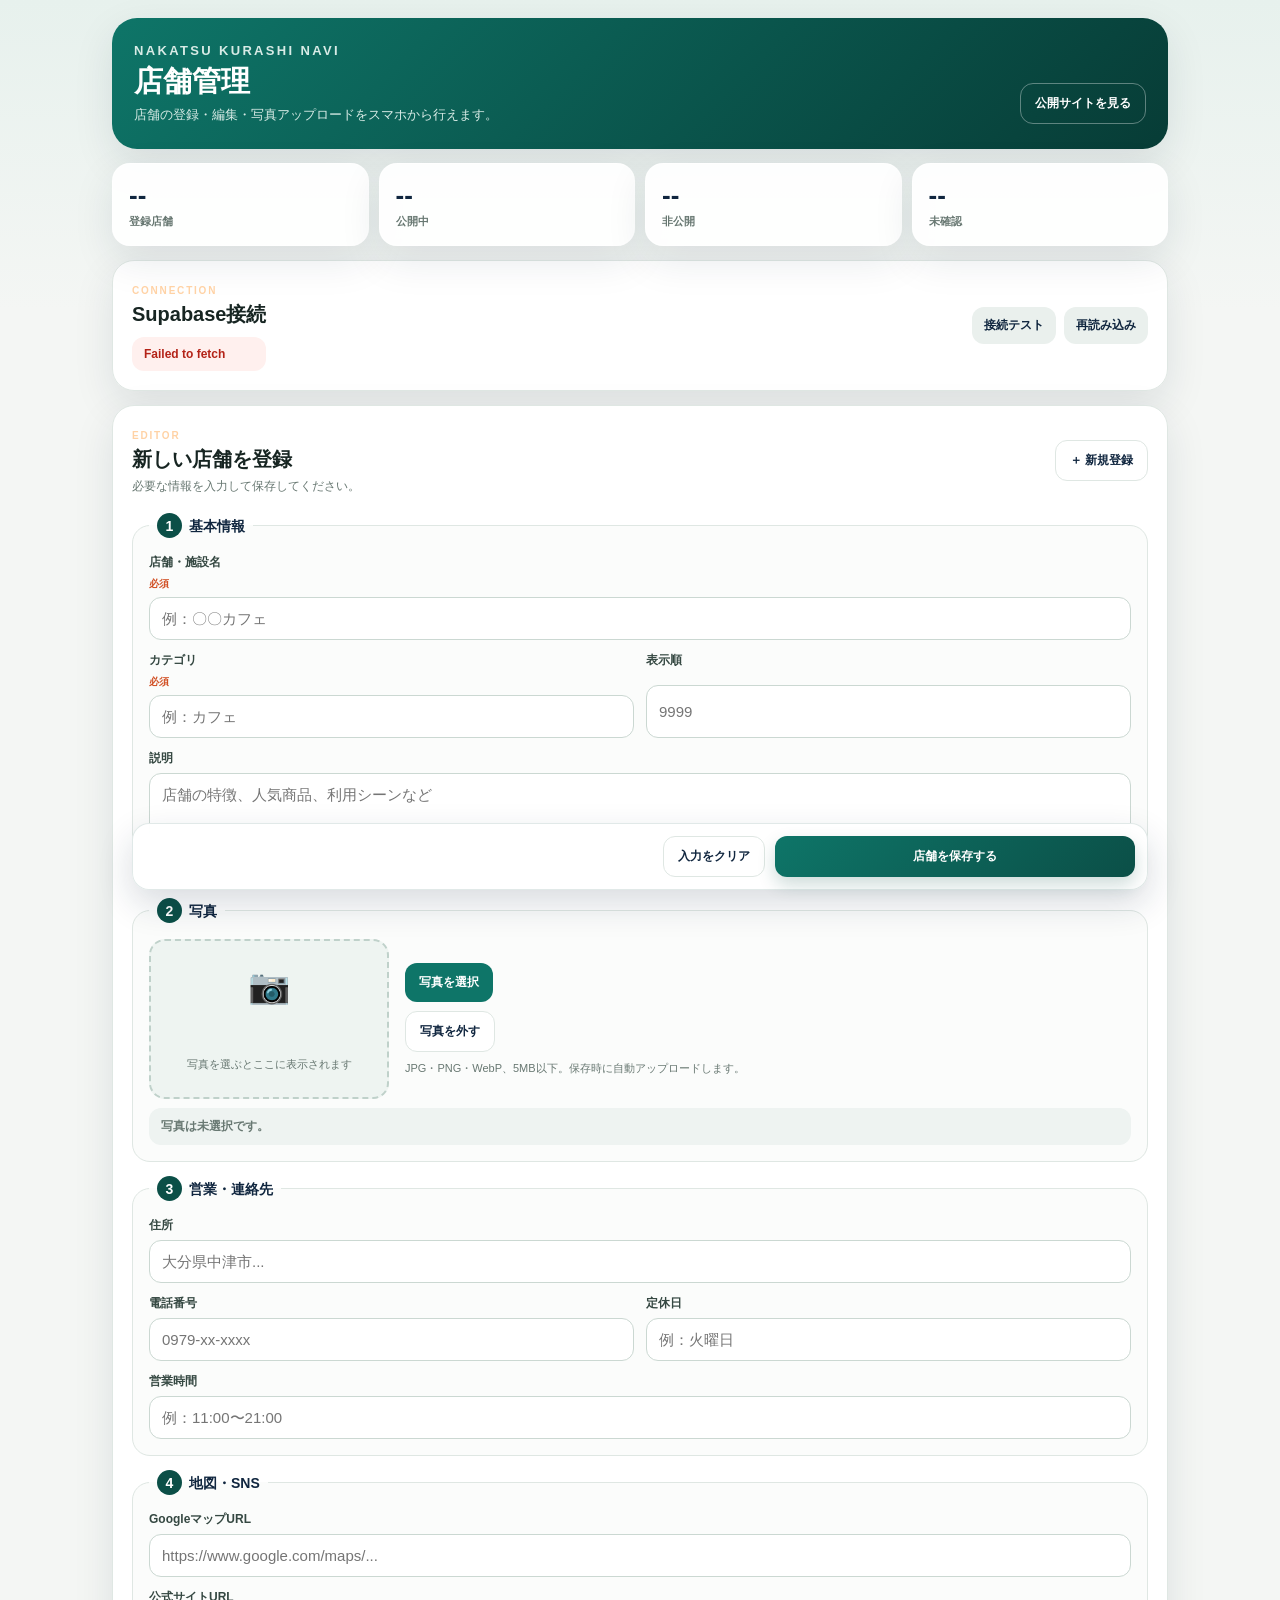
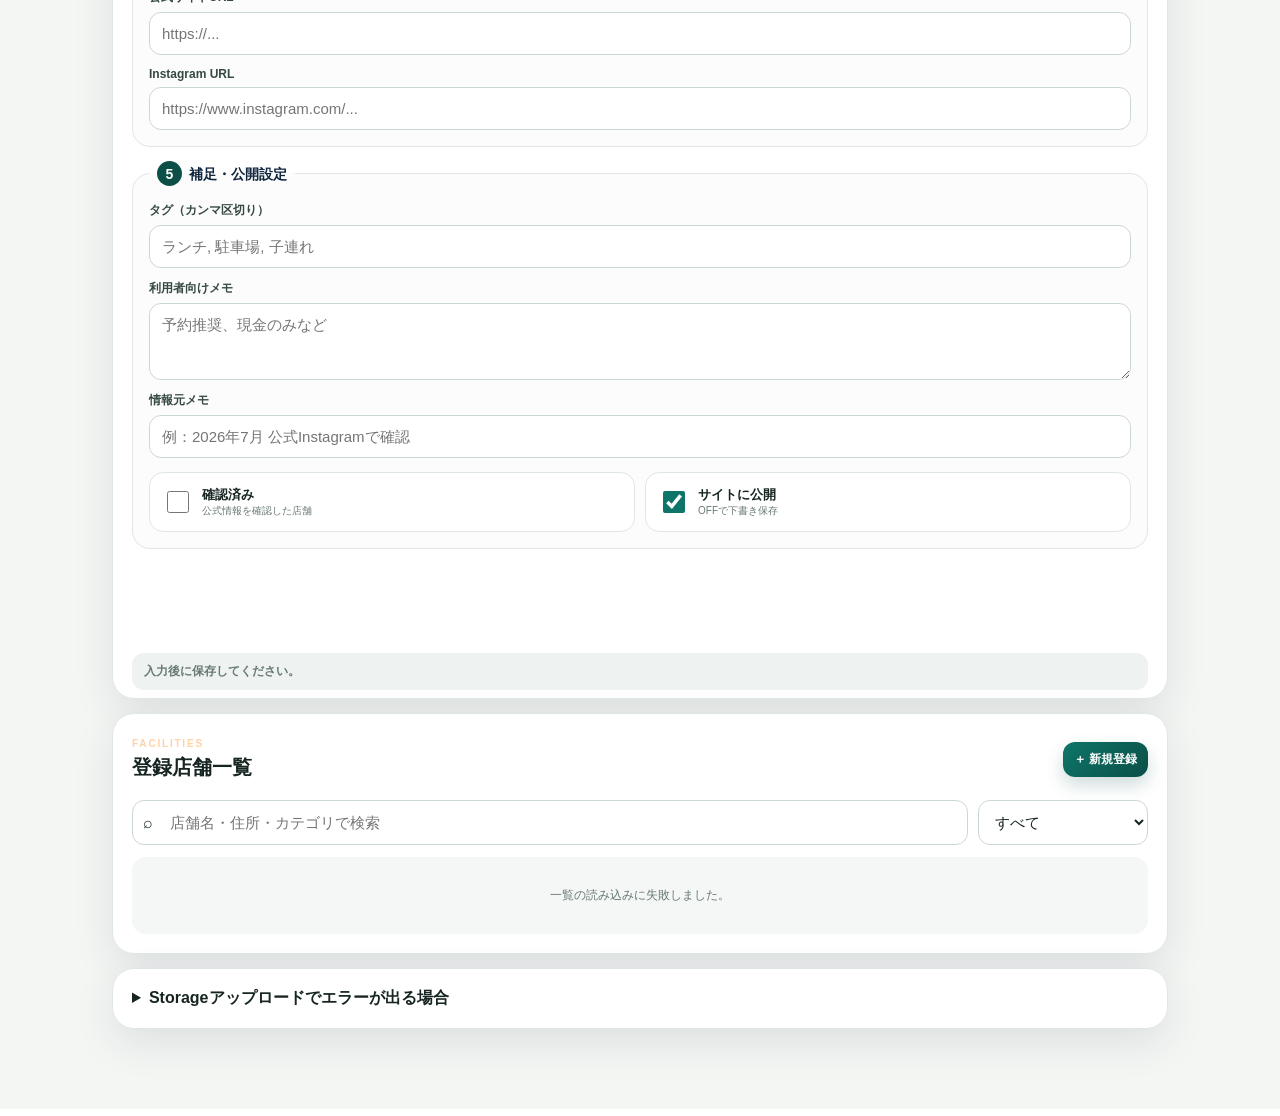
<file: admin.html>
<!DOCTYPE html>
<html lang="ja">
<head>
<meta charset="UTF-8">
<meta name="viewport" content="width=device-width, initial-scale=1.0">
<title>中津くらしナビ 店舗管理</title>
<meta name="robots" content="noindex,nofollow">
<meta name="theme-color" content="#0b4f47">
<link rel="stylesheet" href="admin.css?v=2">
</head>
<body>
<main class="admin-app">
  <header class="admin-header">
    <div>
      <p class="admin-kicker">NAKATSU KURASHI NAVI</p>
      <h1>店舗管理</h1>
      <p>店舗の登録・編集・写真アップロードをスマホから行えます。</p>
    </div>
    <a href="index.html" class="site-link">公開サイトを見る</a>
  </header>

  <section class="summary-grid" aria-label="登録状況">
    <article><strong id="totalCount">--</strong><span>登録店舗</span></article>
    <article><strong id="publishedCount">--</strong><span>公開中</span></article>
    <article><strong id="hiddenCount">--</strong><span>非公開</span></article>
    <article><strong id="unverifiedCount">--</strong><span>未確認</span></article>
  </section>

  <section class="admin-card connection-card">
    <div>
      <span class="section-label">CONNECTION</span>
      <h2>Supabase接続</h2>
      <p id="connectionStatus" class="status">確認中...</p>
    </div>
    <div class="admin-actions compact">
      <button type="button" id="testConnectionBtn">接続テスト</button>
      <button type="button" id="reloadBtn">再読み込み</button>
    </div>
  </section>

  <section class="admin-card form-card" id="editSection">
    <div class="card-heading">
      <div>
        <span class="section-label">EDITOR</span>
        <h2 id="formTitle">新しい店舗を登録</h2>
        <p id="editModeText">必要な情報を入力して保存してください。</p>
      </div>
      <button type="button" id="newBtn" class="outline-btn">＋ 新規登録</button>
    </div>

    <form id="facilityForm" class="facility-form">
      <input type="hidden" id="dbId">
      <input type="hidden" id="imageUrl">

      <fieldset>
        <legend><span>1</span>基本情報</legend>
        <div class="form-grid">
          <label class="full">
            店舗・施設名 <em>必須</em>
            <input type="text" id="name" required placeholder="例：〇〇カフェ">
          </label>

          <label>
            カテゴリ <em>必須</em>
            <input type="text" id="category" required list="categoryList" placeholder="例：カフェ">
          </label>

          <label>
            表示順
            <input type="number" id="sortOrder" inputmode="numeric" placeholder="9999">
          </label>

          <label class="full">
            説明
            <textarea id="description" rows="4" placeholder="店舗の特徴、人気商品、利用シーンなど"></textarea>
          </label>
        </div>
      </fieldset>

      <datalist id="categoryList">
        <option value="市役所・手続き"><option value="病院・歯医者">
        <option value="薬局"><option value="ATM・銀行">
        <option value="コインランドリー"><option value="安いご飯">
        <option value="弁当・惣菜"><option value="雨の日に行ける場所">
        <option value="釣り場"><option value="困った時の相談先">
        <option value="居酒屋"><option value="カフェ"><option value="ラーメン">
        <option value="焼肉・寿司"><option value="ホテル"><option value="美容">
        <option value="車・整備"><option value="観光"><option value="スーパー">
      </datalist>

      <fieldset>
        <legend><span>2</span>写真</legend>
        <div class="photo-uploader">
          <div class="photo-preview" id="photoPreview">
            <span>📷</span>
            <p>写真を選ぶとここに表示されます</p>
          </div>
          <div class="photo-controls">
            <label class="file-button">
              写真を選択
              <input type="file" id="photoFile" accept="image/jpeg,image/png,image/webp" hidden>
            </label>
            <button type="button" id="removePhotoBtn" class="outline-btn">写真を外す</button>
            <small>JPG・PNG・WebP、5MB以下。保存時に自動アップロードします。</small>
          </div>
        </div>
        <p id="uploadStatus" class="status muted">写真は未選択です。</p>
      </fieldset>

      <fieldset>
        <legend><span>3</span>営業・連絡先</legend>
        <div class="form-grid">
          <label class="full">
            住所
            <input type="text" id="address" placeholder="大分県中津市...">
          </label>
          <label>
            電話番号
            <input type="tel" id="phone" inputmode="tel" placeholder="0979-xx-xxxx">
          </label>
          <label>
            定休日
            <input type="text" id="closed" placeholder="例：火曜日">
          </label>
          <label class="full">
            営業時間
            <input type="text" id="hours" placeholder="例：11:00〜21:00">
          </label>
        </div>
      </fieldset>

      <fieldset>
        <legend><span>4</span>地図・SNS</legend>
        <div class="form-grid">
          <label class="full">
            GoogleマップURL
            <input type="url" id="mapUrl" placeholder="https://www.google.com/maps/...">
          </label>
          <label class="full">
            公式サイトURL
            <input type="url" id="officialUrl" placeholder="https://...">
          </label>
          <label class="full">
            Instagram URL
            <input type="url" id="instagram" placeholder="https://www.instagram.com/...">
          </label>
        </div>
      </fieldset>

      <fieldset>
        <legend><span>5</span>補足・公開設定</legend>
        <div class="form-grid">
          <label class="full">
            タグ（カンマ区切り）
            <input type="text" id="tags" placeholder="ランチ, 駐車場, 子連れ">
          </label>
          <label class="full">
            利用者向けメモ
            <textarea id="memo" rows="3" placeholder="予約推奨、現金のみなど"></textarea>
          </label>
          <label class="full">
            情報元メモ
            <input type="text" id="sourceMemo" placeholder="例：2026年7月 公式Instagramで確認">
          </label>
        </div>

        <div class="check-row">
          <label><input type="checkbox" id="verified"><span><strong>確認済み</strong><small>公式情報を確認した店舗</small></span></label>
          <label><input type="checkbox" id="isPublished" checked><span><strong>サイトに公開</strong><small>OFFで下書き保存</small></span></label>
        </div>
      </fieldset>

      <div class="sticky-save">
        <button type="button" id="clearBtn" class="outline-btn">入力をクリア</button>
        <button type="submit" id="saveBtn" class="primary-btn">店舗を保存する</button>
      </div>
      <p id="saveStatus" class="status muted">入力後に保存してください。</p>
    </form>
  </section>

  <section class="admin-card">
    <div class="card-heading list-heading">
      <div>
        <span class="section-label">FACILITIES</span>
        <h2>登録店舗一覧</h2>
      </div>
      <button type="button" id="scrollToFormBtn" class="primary-btn small-btn">＋ 新規登録</button>
    </div>

    <div class="list-tools">
      <label class="search-box">
        <span>⌕</span>
        <input type="search" id="facilitySearch" placeholder="店舗名・住所・カテゴリで検索">
      </label>
      <select id="publishFilter" aria-label="公開状態で絞り込み">
        <option value="all">すべて</option>
        <option value="published">公開中</option>
        <option value="hidden">非公開</option>
        <option value="unverified">未確認</option>
      </select>
    </div>

    <p id="listResultText" class="small"></p>
    <div id="facilityList" class="facility-list"></div>
  </section>

  <details class="admin-card setup-details">
    <summary>Storageアップロードでエラーが出る場合</summary>
    <p>SupabaseのStorage Policiesで、<code>shop-photos</code>へのINSERTを許可する必要があります。現状はログインなしの試験運用用です。本運用前に管理者ログインを追加してください。</p>
  </details>
</main>

<div class="toast" id="toast"></div>
<script src="supabase-config.js?v=3"></script>
<script src="admin.js?v=7"></script>
</body>
</html>
</file>
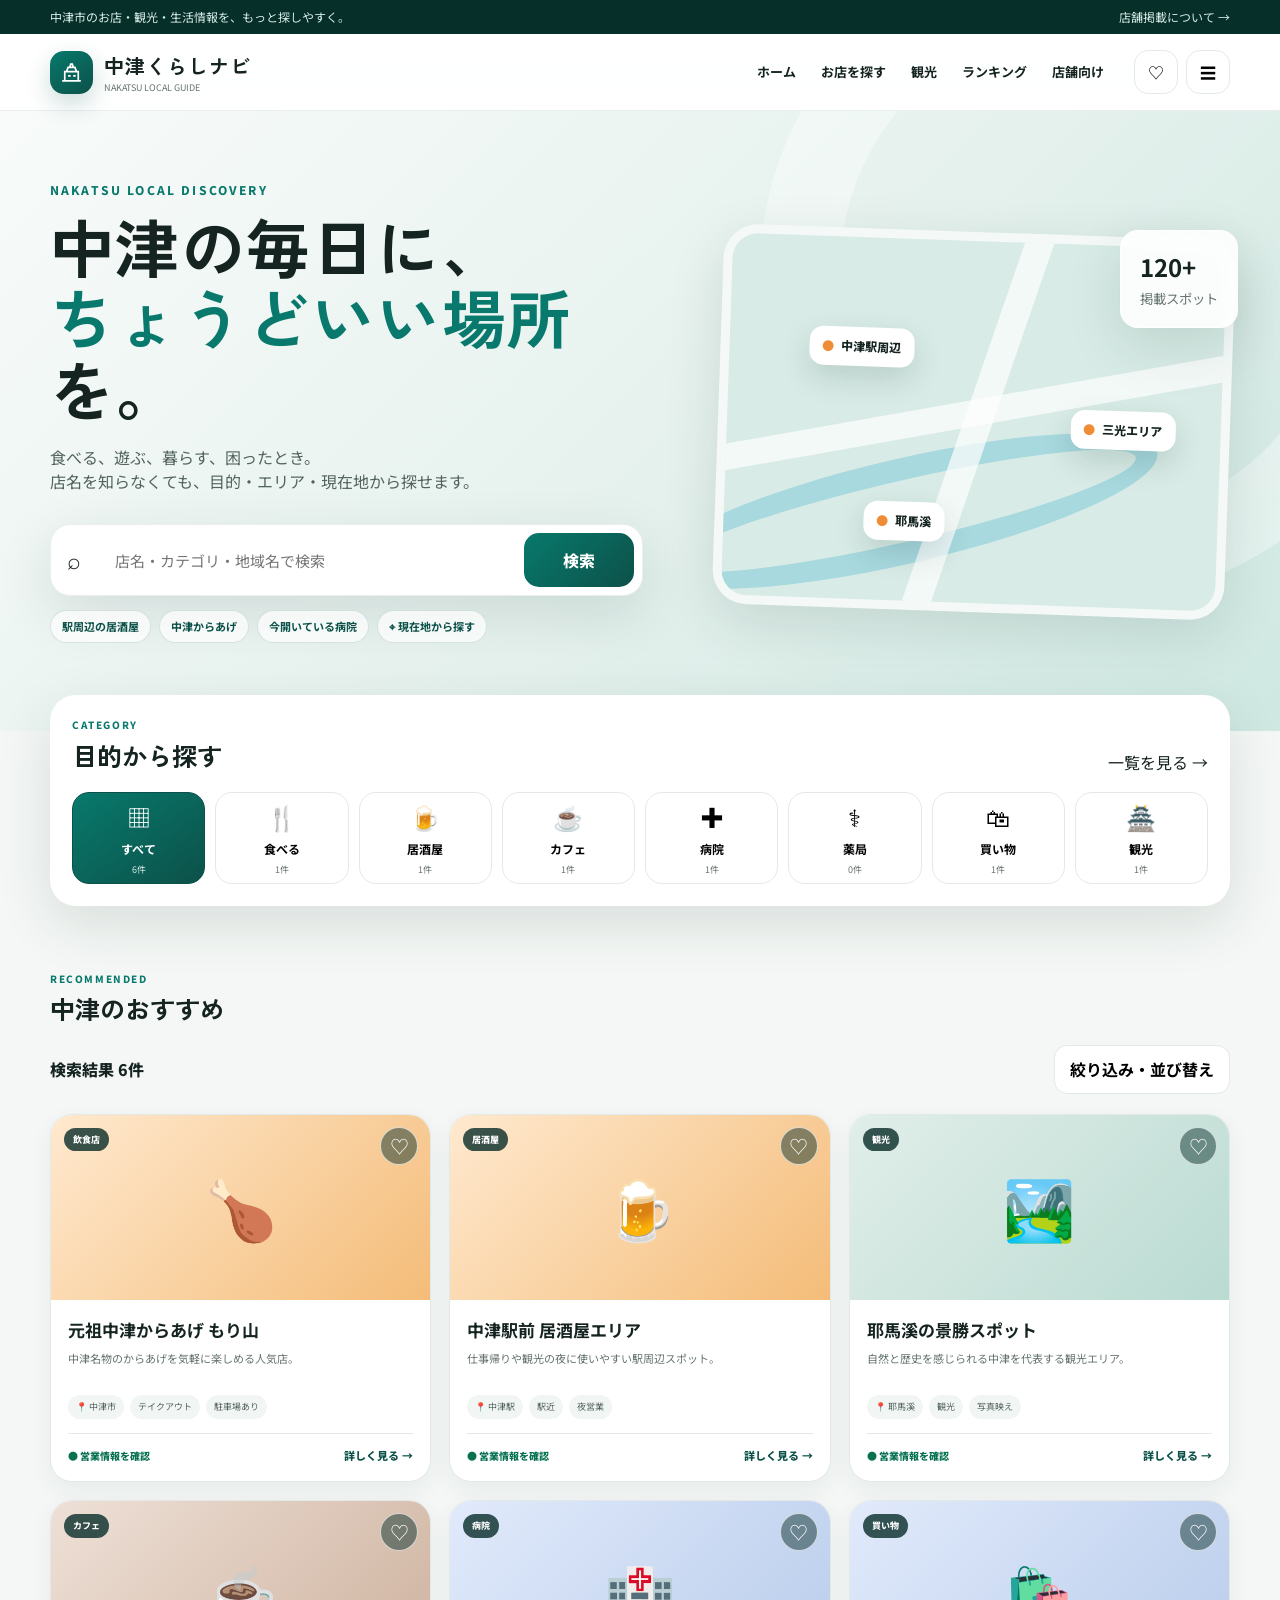
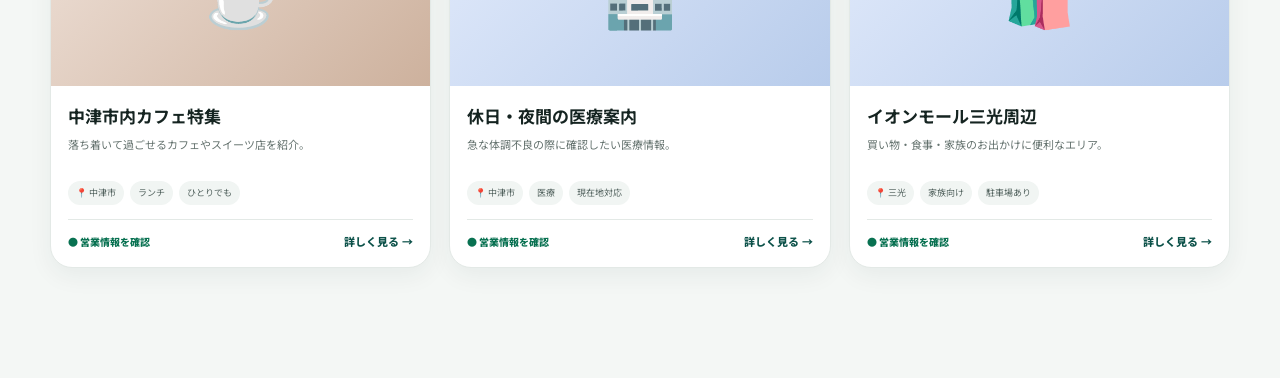
<file: nakatsu-kurashi-navi-ui-v3.html>
<!doctype html>
<html lang="ja">
<head>
<meta charset="utf-8">
<meta name="viewport" content="width=device-width,initial-scale=1,viewport-fit=cover">
<title>中津くらしナビ｜本格UI版</title>
<meta name="description" content="中津市のお店・観光・暮らしを目的や現在地から探せる地域情報サイト">
<meta name="theme-color" content="#082c28">
<link rel="preconnect" href="https://fonts.googleapis.com">
<link rel="preconnect" href="https://fonts.gstatic.com" crossorigin>
<link href="https://fonts.googleapis.com/css2?family=Noto+Sans+JP:wght@400;500;600;700;800&family=Zen+Kaku+Gothic+New:wght@700;900&display=swap" rel="stylesheet">
<style>
:root{--ink:#152421;--muted:#65736f;--line:#e3e9e6;--paper:#f4f7f5;--white:#fff;--green:#0c5149;--green2:#08796c;--orange:#ef8c36;--shadow:0 18px 55px rgba(18,49,43,.12)}*{box-sizing:border-box}html{scroll-behavior:smooth}body{margin:0;color:var(--ink);background:var(--paper);font-family:"Noto Sans JP",sans-serif;line-height:1.55}a{color:inherit;text-decoration:none}button,input{font:inherit}.shell{width:min(1180px,calc(100% - 36px));margin:auto}.topbar{background:#062f2a;color:#d8ebe6;font-size:12px}.topbar .shell{min-height:34px;display:flex;align-items:center;justify-content:space-between}.header{position:sticky;top:0;z-index:50;border-bottom:1px solid rgba(8,44,40,.08);background:rgba(255,255,255,.91);backdrop-filter:blur(18px)}.header-in{height:76px;display:flex;align-items:center;gap:30px}.brand{display:flex;align-items:center;gap:11px;min-width:max-content}.brandmark{width:43px;height:43px;display:grid;place-items:center;border-radius:14px;color:white;background:linear-gradient(145deg,var(--green2),var(--green));box-shadow:0 10px 25px rgba(12,81,73,.2)}.brandmark svg{width:27px;fill:none;stroke:currentColor;stroke-width:2}.brand strong{display:block;font-family:"Zen Kaku Gothic New";font-size:20px;letter-spacing:.05em}.brand small{display:block;color:var(--muted);font-size:9px}.nav{display:flex;gap:25px;margin-left:auto}.nav a{font-size:13px;font-weight:700}.header-actions{display:flex;gap:8px}.round-btn{width:44px;height:44px;border:1px solid var(--line);border-radius:14px;background:white;cursor:pointer}.hero{position:relative;overflow:hidden;padding:70px 0 88px;background:linear-gradient(135deg,#f8fbfa 0%,#e5f1ed 55%,#cfe8e2 100%)}.hero:after{content:"";position:absolute;width:500px;height:500px;border:80px solid rgba(255,255,255,.35);border-radius:50%;right:-140px;top:-170px}.hero-grid{position:relative;z-index:2;display:grid;grid-template-columns:1.05fr .95fr;gap:50px;align-items:center}.eyebrow{margin:0 0 10px;color:var(--green2);font-size:12px;font-weight:800;letter-spacing:.18em}.hero h1{margin:0;font-family:"Zen Kaku Gothic New";font-size:clamp(40px,5vw,68px);line-height:1.12;letter-spacing:.02em}.hero h1 em{color:var(--green2);font-style:normal}.lead{margin:20px 0 0;color:#52635f;font-size:16px}.searchbox{display:grid;grid-template-columns:38px 1fr 110px;align-items:center;gap:8px;margin-top:30px;padding:8px 8px 8px 16px;border:1px solid rgba(8,44,40,.08);border-radius:20px;background:white;box-shadow:var(--shadow)}.searchbox span{font-size:23px}.searchbox input{height:54px;border:0;outline:0;font-size:15px}.searchbox button{height:54px;border:0;border-radius:15px;color:white;background:linear-gradient(135deg,var(--green2),var(--green));font-weight:800;cursor:pointer}.quick{display:flex;flex-wrap:wrap;gap:8px;margin-top:14px}.quick button{padding:7px 11px;border:1px solid rgba(12,81,73,.14);border-radius:999px;color:var(--green);background:rgba(255,255,255,.7);font-size:11px;font-weight:700;cursor:pointer}.visual{position:relative;min-height:400px}.map-card{position:absolute;inset:20px 0 0 25px;overflow:hidden;border:9px solid rgba(255,255,255,.72);border-radius:34px;background:#d8ebe6;box-shadow:var(--shadow);transform:rotate(2deg)}.map-card:before,.map-card:after{content:"";position:absolute;background:white;opacity:.7}.map-card:before{width:130%;height:26px;left:-15%;top:44%;transform:rotate(-12deg)}.map-card:after{width:28px;height:130%;left:48%;top:-15%;transform:rotate(17deg)}.river{position:absolute;width:520px;height:105px;left:-80px;top:220px;border:22px solid #a7d9df;border-radius:50%;transform:rotate(-15deg)}.pin{position:absolute;z-index:3;padding:10px 13px;border-radius:14px;background:white;box-shadow:0 12px 30px rgba(18,49,43,.15);font-size:12px;font-weight:800}.pin:before{content:"●";margin-right:7px;color:var(--orange)}.pin1{left:80px;top:90px}.pin2{right:45px;top:165px}.pin3{left:140px;bottom:60px}.stat{position:absolute;z-index:5;right:-8px;top:18px;padding:17px 19px;border:1px solid rgba(255,255,255,.7);border-radius:18px;background:rgba(255,255,255,.88);box-shadow:var(--shadow);backdrop-filter:blur(10px)}.stat strong{display:block;font-size:24px}.stat small{color:var(--muted)}.category-wrap{position:relative;z-index:10;margin-top:-36px}.category-panel{padding:22px;border-radius:26px;background:white;box-shadow:var(--shadow)}.section-head{display:flex;align-items:end;justify-content:space-between;gap:15px;margin-bottom:17px}.section-head h2{margin:0;font-family:"Zen Kaku Gothic New";font-size:25px}.section-head p{margin:0 0 3px;color:var(--green2);font-size:10px;font-weight:800;letter-spacing:.16em}.category-list{display:grid;grid-template-columns:repeat(8,1fr);gap:10px}.cat{min-height:92px;display:flex;flex-direction:column;align-items:center;justify-content:center;gap:5px;border:1px solid var(--line);border-radius:17px;background:white;cursor:pointer}.cat span{font-size:24px}.cat strong{font-size:12px}.cat small{color:var(--muted);font-size:9px}.cat.active{color:white;border-color:var(--green);background:linear-gradient(145deg,var(--green2),var(--green))}.cat.active small{color:#d8ebe6}.content{padding:65px 0 110px}.toolbar{display:flex;align-items:center;justify-content:space-between;gap:15px;margin-bottom:20px}.result{font-weight:800}.filter-btn{padding:11px 15px;border:1px solid var(--line);border-radius:13px;background:white;font-weight:700;cursor:pointer}.cards{display:grid;grid-template-columns:repeat(3,1fr);gap:18px}.card{overflow:hidden;border:1px solid var(--line);border-radius:22px;background:white;box-shadow:0 8px 25px rgba(18,49,43,.06);transition:.2s}.card:hover{transform:translateY(-4px);box-shadow:var(--shadow)}.photo{position:relative;height:185px;display:grid;place-items:center;background:linear-gradient(135deg,#e1eee9,#badbd2);font-size:58px}.photo.food{background:linear-gradient(135deg,#ffe9cf,#f4bc78)}.photo.cafe{background:linear-gradient(135deg,#eee0d7,#cdb19d)}.photo.life{background:linear-gradient(135deg,#e1eafb,#b8cceb)}.badge{position:absolute;left:13px;top:13px;padding:5px 9px;border-radius:999px;color:white;background:rgba(8,44,40,.8);font-size:9px;font-weight:800}.fav{position:absolute;right:12px;top:12px;width:38px;height:38px;border:1px solid rgba(255,255,255,.7);border-radius:50%;color:white;background:rgba(8,44,40,.48);font-size:19px;cursor:pointer}.fav.on{background:var(--orange)}.card-body{padding:17px}.card h3{margin:0;font-size:17px}.desc{min-height:3.1em;margin:7px 0;color:var(--muted);font-size:11px}.meta{display:flex;flex-wrap:wrap;gap:6px;margin-top:11px}.meta span{padding:5px 8px;border-radius:999px;background:#f1f5f3;color:#53635f;font-size:9px}.card-foot{display:flex;align-items:center;justify-content:space-between;margin-top:14px;padding-top:13px;border-top:1px solid var(--line)}.open{color:#087151;font-size:10px;font-weight:800}.detail{color:var(--green);font-size:11px;font-weight:800}.empty{grid-column:1/-1;padding:50px;text-align:center;color:var(--muted)}.bottomnav{display:none}.toast{position:fixed;left:50%;bottom:90px;z-index:100;transform:translate(-50%,20px);padding:12px 17px;border-radius:12px;color:white;background:#173a35;opacity:0;pointer-events:none;transition:.25s;font-size:12px}.toast.show{opacity:1;transform:translate(-50%,0)}
@media(max-width:900px){.nav{display:none}.hero-grid{grid-template-columns:1fr}.visual{min-height:310px}.category-list{display:flex;overflow:auto}.cat{min-width:90px}.cards{grid-template-columns:repeat(2,1fr)}}
@media(max-width:620px){body{padding-bottom:76px}.topbar{display:none}.shell{width:calc(100% - 22px)}.header-in{height:64px}.brand small{display:none}.brand strong{font-size:16px}.brandmark{width:39px;height:39px}.hero{padding:48px 0 62px}.hero h1{font-size:38px}.lead{font-size:13px}.searchbox{grid-template-columns:28px 1fr 76px;padding-left:11px}.searchbox input{font-size:12px}.visual{display:none}.category-wrap{margin-top:-25px}.category-panel{padding:16px 13px;border-radius:21px}.section-head h2{font-size:21px}.content{padding-top:42px}.cards{grid-template-columns:1fr;gap:14px}.photo{height:170px}.bottomnav{position:fixed;right:0;bottom:0;left:0;z-index:80;display:grid;grid-template-columns:repeat(5,1fr);padding:8px 8px calc(8px + env(safe-area-inset-bottom));border-top:1px solid var(--line);background:rgba(255,255,255,.95);backdrop-filter:blur(15px)}.bottomnav a{display:flex;flex-direction:column;align-items:center;gap:2px;color:#66736f;font-size:9px;font-weight:700}.bottomnav a span{font-size:20px}.bottomnav a.active{color:var(--green)}}
</style>
</head>
<body>
<div class="topbar"><div class="shell"><span>中津市のお店・観光・生活情報を、もっと探しやすく。</span><a href="business.html">店舗掲載について →</a></div></div>
<header class="header"><div class="shell header-in"><a class="brand" href="index.html"><span class="brandmark"><svg viewBox="0 0 32 32"><path d="M5 26h22M8 26V15h16v11M10 15l2-5h8l2 5M14 10l1-4h2l1 4M12 20h3m3 0h3"/></svg></span><span><strong>中津くらしナビ</strong><small>NAKATSU LOCAL GUIDE</small></span></a><nav class="nav"><a href="index.html">ホーム</a><a href="shops.html">お店を探す</a><a href="tourism.html">観光</a><a href="rankings.html">ランキング</a><a href="business.html">店舗向け</a></nav><div class="header-actions"><button class="round-btn">♡</button><button class="round-btn">☰</button></div></div></header>
<main><section class="hero"><div class="shell hero-grid"><div><p class="eyebrow">NAKATSU LOCAL DISCOVERY</p><h1>中津の毎日に、<br><em>ちょうどいい場所</em>を。</h1><p class="lead">食べる、遊ぶ、暮らす、困ったとき。<br>店名を知らなくても、目的・エリア・現在地から探せます。</p><div class="searchbox"><span>⌕</span><input id="search" type="search" placeholder="店名・カテゴリ・地域名で検索"><button id="searchBtn">検索</button></div><div class="quick"><button data-q="居酒屋">駅周辺の居酒屋</button><button data-q="からあげ">中津からあげ</button><button data-q="病院">今開いている病院</button><button id="nearBtn">⌖ 現在地から探す</button></div></div><div class="visual"><div class="map-card"><div class="river"></div><div class="pin pin1">中津駅周辺</div><div class="pin pin2">三光エリア</div><div class="pin pin3">耶馬溪</div></div><div class="stat"><strong>120+</strong><small>掲載スポット</small></div></div></div></section>
<section class="category-wrap"><div class="shell category-panel"><div class="section-head"><div><p>CATEGORY</p><h2>目的から探す</h2></div><a href="shops.html">一覧を見る →</a></div><div class="category-list" id="categories"></div></div></section>
<section class="content"><div class="shell"><div class="section-head"><div><p>RECOMMENDED</p><h2>中津のおすすめ</h2></div></div><div class="toolbar"><div class="result" id="resultText">おすすめスポット 6件</div><button class="filter-btn">絞り込み・並び替え</button></div><div class="cards" id="cards"></div></div></section></main>
<nav class="bottomnav"><a class="active" href="index.html"><span>⌂</span>ホーム</a><a href="shops.html"><span>⌕</span>探す</a><a href="tourism.html"><span>♧</span>観光</a><a href="favorites.html"><span>♡</span>保存</a><a href="business.html"><span>☰</span>その他</a></nav><div class="toast" id="toast"></div>
<script>
const categories=[['all','▦','すべて'],['飲食店','🍴','食べる'],['居酒屋','🍺','居酒屋'],['カフェ','☕','カフェ'],['病院','✚','病院'],['薬局','⚕','薬局'],['買い物','🛍','買い物'],['観光','🏯','観光']];
const places=[
{name:'元祖中津からあげ もり山',cat:'飲食店',area:'中津市',icon:'🍗',tone:'food',desc:'中津名物のからあげを気軽に楽しめる人気店。',tags:['テイクアウト','駐車場あり']},
{name:'中津駅前 居酒屋エリア',cat:'居酒屋',area:'中津駅',icon:'🍺',tone:'food',desc:'仕事帰りや観光の夜に使いやすい駅周辺スポット。',tags:['駅近','夜営業']},
{name:'耶馬溪の景勝スポット',cat:'観光',area:'耶馬溪',icon:'🏞️',tone:'',desc:'自然と歴史を感じられる中津を代表する観光エリア。',tags:['観光','写真映え']},
{name:'中津市内カフェ特集',cat:'カフェ',area:'中津市',icon:'☕',tone:'cafe',desc:'落ち着いて過ごせるカフェやスイーツ店を紹介。',tags:['ランチ','ひとりでも']},
{name:'休日・夜間の医療案内',cat:'病院',area:'中津市',icon:'🏥',tone:'life',desc:'急な体調不良の際に確認したい医療情報。',tags:['医療','現在地対応']},
{name:'イオンモール三光周辺',cat:'買い物',area:'三光',icon:'🛍️',tone:'life',desc:'買い物・食事・家族のお出かけに便利なエリア。',tags:['家族向け','駐車場あり']}
];
let selected='all';
const cats=document.getElementById('categories'),cards=document.getElementById('cards'),search=document.getElementById('search'),result=document.getElementById('resultText'),toast=document.getElementById('toast');
function renderCats(){cats.innerHTML=categories.map(([key,icon,label],i)=>`<button class="cat ${i===0?'active':''}" data-cat="${key}"><span>${icon}</span><strong>${label}</strong><small>${key==='all'?places.length:places.filter(p=>p.cat===key).length}件</small></button>`).join('');cats.querySelectorAll('.cat').forEach(b=>b.onclick=()=>{selected=b.dataset.cat;cats.querySelectorAll('.cat').forEach(x=>x.classList.remove('active'));b.classList.add('active');render();});}
function render(){const q=search.value.trim().toLowerCase();const list=places.filter(p=>(selected==='all'||p.cat===selected)&&(!q||[p.name,p.cat,p.area,p.desc,...p.tags].join(' ').toLowerCase().includes(q)));result.textContent=`検索結果 ${list.length}件`;cards.innerHTML=list.length?list.map((p,i)=>`<article class="card"><div class="photo ${p.tone}"><span class="badge">${p.cat}</span><button class="fav" data-i="${i}">♡</button>${p.icon}</div><div class="card-body"><h3>${p.name}</h3><p class="desc">${p.desc}</p><div class="meta"><span>📍 ${p.area}</span>${p.tags.map(t=>`<span>${t}</span>`).join('')}</div><div class="card-foot"><span class="open">● 営業情報を確認</span><a class="detail" href="shops.html?q=${encodeURIComponent(p.name)}">詳しく見る →</a></div></div></article>`).join(''):'<div class="empty">条件に合うスポットが見つかりませんでした。</div>';document.querySelectorAll('.fav').forEach(b=>b.onclick=()=>{b.classList.toggle('on');b.textContent=b.classList.contains('on')?'♥':'♡';show('お気に入りを更新しました');});}
function show(t){toast.textContent=t;toast.classList.add('show');setTimeout(()=>toast.classList.remove('show'),1800)}
document.getElementById('searchBtn').onclick=render;search.addEventListener('keydown',e=>{if(e.key==='Enter')render()});document.querySelectorAll('[data-q]').forEach(b=>b.onclick=()=>{search.value=b.dataset.q;selected='all';renderCats();render()});document.getElementById('nearBtn').onclick=()=>navigator.geolocation?navigator.geolocation.getCurrentPosition(()=>show('現在地を取得しました'),()=>show('位置情報を許可してください')):show('位置情報に対応していません');renderCats();render();
</script>
</body></html>
</file>
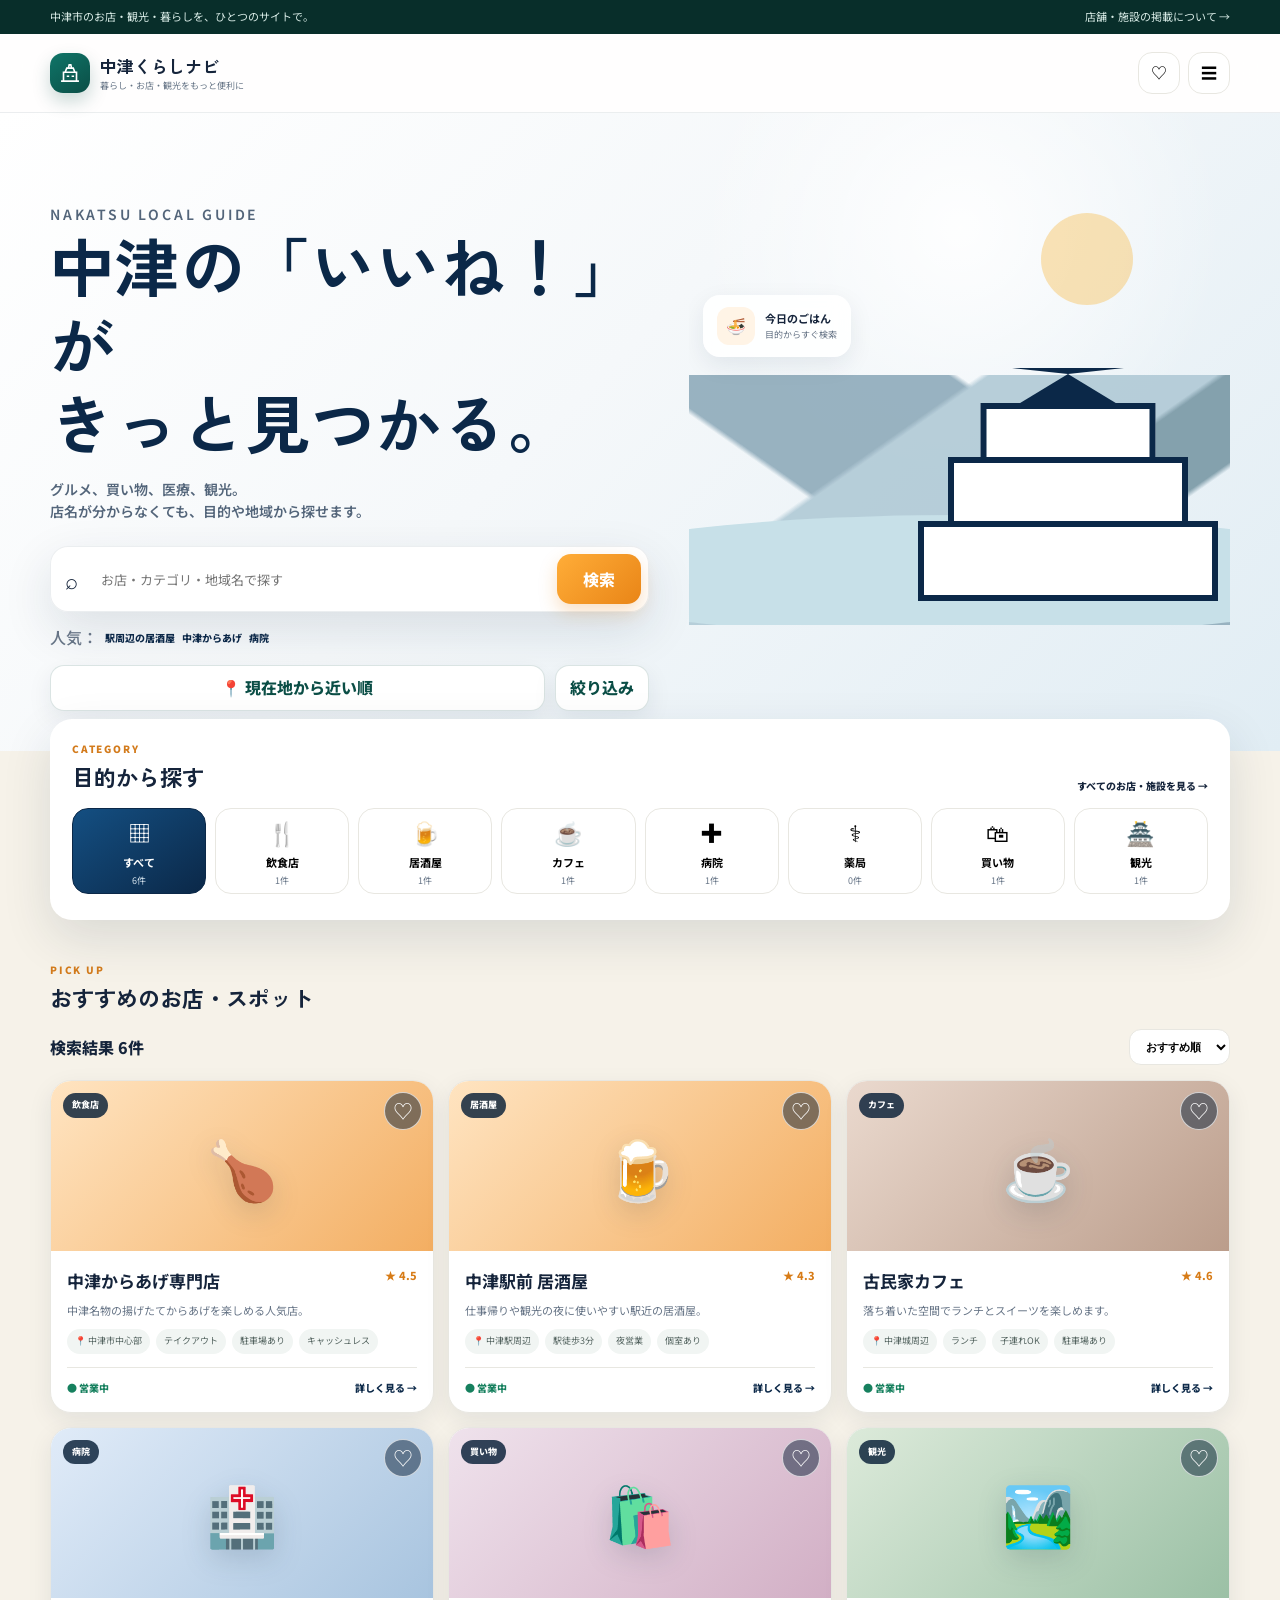
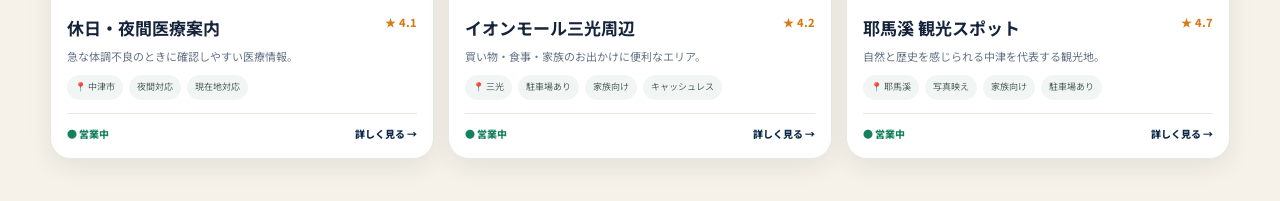
<file: nakatsu-kurashi-navi-ui-v4.html>
<!doctype html>
<html lang="ja">
<head>
<meta charset="utf-8">
<meta name="viewport" content="width=device-width,initial-scale=1,viewport-fit=cover">
<title>中津くらしナビ｜改良版UI</title>
<meta name="description" content="中津市のお店・観光・医療・生活情報を、目的や現在地から探せる地域情報サイト">
<meta name="theme-color" content="#0b3f39">
<link rel="preconnect" href="https://fonts.googleapis.com">
<link rel="preconnect" href="https://fonts.gstatic.com" crossorigin>
<link href="https://fonts.googleapis.com/css2?family=Noto+Sans+JP:wght@400;500;600;700;800&family=Zen+Kaku+Gothic+New:wght@700;900&display=swap" rel="stylesheet">
<style>
:root{
  --navy:#0b2848;--green:#0b4e46;--green2:#0f7568;--orange:#f39a2f;
  --cream:#f6f2e9;--paper:#fff;--ink:#15243b;--muted:#667486;--line:#e8e7e1;
  --shadow:0 18px 50px rgba(15,41,63,.12);--shadow2:0 8px 24px rgba(15,41,63,.08)
}
*{box-sizing:border-box}html{scroll-behavior:smooth}body{margin:0;color:var(--ink);background:var(--cream);font-family:"Noto Sans JP",sans-serif;line-height:1.6;padding-bottom:88px}
a{color:inherit;text-decoration:none}button,input{font:inherit}.shell{width:min(1180px,calc(100% - 24px));margin:auto}
.topnote{display:none}.header{position:sticky;top:0;z-index:50;background:rgba(255,255,255,.92);backdrop-filter:blur(18px);border-bottom:1px solid rgba(11,40,72,.08)}
.headerin{height:68px;display:flex;align-items:center;gap:14px}.brand{display:flex;align-items:center;gap:10px}.brandmark{width:40px;height:40px;display:grid;place-items:center;border-radius:13px;color:white;background:linear-gradient(145deg,var(--green2),var(--green));box-shadow:0 8px 18px rgba(11,78,70,.22)}.brandmark svg{width:26px;fill:none;stroke:currentColor;stroke-width:2}.brand strong{display:block;font-family:"Zen Kaku Gothic New";font-size:17px}.brand small{display:none;color:var(--muted);font-size:9px}.head-actions{margin-left:auto;display:flex;gap:8px}.iconbtn{width:42px;height:42px;border:1px solid var(--line);border-radius:14px;background:white;cursor:pointer}

.hero{position:relative;overflow:hidden;padding:46px 0 0;background:linear-gradient(135deg,#fff 0%,#f5f8fa 45%,#e1edf4 100%)}
.hero:before{content:"";position:absolute;inset:0;background:radial-gradient(circle at 75% 18%,rgba(255,255,255,.9),transparent 24%)}
.hero-inner{position:relative;z-index:2}.eyebrow{margin:0 0 10px;color:#c77019;font-size:11px;font-weight:900;letter-spacing:.2em}
.hero h1{margin:0;font-family:"Zen Kaku Gothic New";font-size:clamp(38px,10vw,64px);line-height:1.22;letter-spacing:.02em;color:var(--navy)}
.hero p{margin:18px 0 0;color:#53657a;font-weight:600;font-size:14px}
.searchwrap{display:grid;grid-template-columns:28px 1fr 84px;gap:6px;align-items:center;margin-top:24px;padding:7px 7px 7px 14px;border:1px solid rgba(11,40,72,.08);border-radius:18px;background:rgba(255,255,255,.96);box-shadow:var(--shadow)}
.searchwrap span{font-size:22px}.searchwrap input{width:100%;height:50px;border:0;outline:0;background:transparent;font-size:13px}.searchwrap button{height:50px;border:0;border-radius:14px;color:white;background:linear-gradient(135deg,#ffad38,#e98517);font-weight:800;box-shadow:0 8px 18px rgba(233,133,23,.25)}
.quick{display:flex;flex-wrap:wrap;gap:7px;margin-top:13px}.quick button{border:0;background:transparent;color:var(--navy);font-size:10px;font-weight:800;padding:2px 0}.quick strong{color:var(--muted);font-weight:500}
.location-row{display:grid;grid-template-columns:1fr auto;gap:10px;margin-top:14px}.nearbtn,.filteropen{border:1px solid rgba(11,78,70,.15);border-radius:14px;background:white;color:var(--green);font-weight:800;min-height:46px;padding:0 14px;box-shadow:var(--shadow2)}
.hero-art{position:relative;height:330px;margin-top:14px;overflow:hidden}
.sun{position:absolute;right:18%;top:28px;width:92px;height:92px;border-radius:50%;background:rgba(245,192,93,.45)}
.mountain{position:absolute;left:-8%;right:-8%;bottom:0;height:250px;background:linear-gradient(145deg,transparent 0 34%,#b4ccd8 35% 58%,transparent 59%),linear-gradient(35deg,transparent 0 35%,#94afbe 36% 67%,transparent 68%),linear-gradient(145deg,transparent 0 44%,#7f9daa 45% 72%,transparent 73%);opacity:.95}
.river{position:absolute;left:-10%;right:-10%;bottom:0;height:110px;background:#c7e0e8;clip-path:ellipse(65% 55% at 50% 55%)}
.castle{position:absolute;right:-18px;bottom:24px;width:250px;height:210px}.castle div{position:absolute;left:50%;transform:translateX(-50%);border:6px solid var(--navy);background:#fff}.c1{width:210px;height:62px;bottom:0}.c2{width:170px;height:58px;bottom:52px}.c3{width:126px;height:52px;bottom:100px}.roof{position:absolute!important;height:0!important;border-left:56px solid transparent!important;border-right:56px solid transparent!important;border-bottom:34px solid var(--navy)!important;background:none!important}.r1{bottom:145px}.r2{bottom:95px;border-left-width:75px!important;border-right-width:75px!important}.r3{bottom:45px;border-left-width:95px!important;border-right-width:95px!important}.floatcard{position:absolute;left:14px;top:78px;display:flex;gap:10px;align-items:center;padding:12px 14px;border-radius:17px;background:rgba(255,255,255,.9);box-shadow:var(--shadow2);backdrop-filter:blur(10px)}.floatcard span{width:38px;height:38px;display:grid;place-items:center;border-radius:12px;background:#fff4e6}.floatcard strong{display:block;font-size:11px}.floatcard small{display:block;color:var(--muted);font-size:9px}

.category-section{position:relative;z-index:5;margin-top:-16px}.category-panel{padding:17px 14px 15px;border-radius:22px;background:white;box-shadow:var(--shadow)}
.sectionhead{display:flex;justify-content:space-between;align-items:end;gap:10px;margin-bottom:14px}.sectionhead p{margin:0;color:#d37b1c;font-size:10px;font-weight:900;letter-spacing:.18em}.sectionhead h2{margin:2px 0 0;font-family:"Zen Kaku Gothic New";font-size:22px}.sectionhead a{font-size:10px;font-weight:800}
.categories{display:flex;gap:9px;overflow:auto;padding-bottom:4px}.cat{flex:0 0 84px;min-height:86px;border:1px solid var(--line);border-radius:16px;background:#fff;display:flex;flex-direction:column;align-items:center;justify-content:center;gap:3px}.cat span{font-size:23px}.cat strong{font-size:11px}.cat small{font-size:9px;color:var(--muted)}.cat.active{color:white;border-color:var(--navy);background:linear-gradient(145deg,#144f82,#0b2848)}.cat.active small{color:#d7e5ef}

.filters{display:none;margin-top:12px;padding:14px;border-radius:16px;background:#f7faf8}.filters.show{display:block}.filter-grid{display:grid;grid-template-columns:repeat(2,1fr);gap:8px}.chip{min-height:40px;border:1px solid var(--line);border-radius:12px;background:#fff;font-size:11px;font-weight:700}.chip.on{color:#fff;border-color:var(--green);background:var(--green)}

.content{padding:42px 0}.toolbar{display:flex;align-items:center;justify-content:space-between;gap:12px;margin-bottom:15px}.result{font-weight:800}.sort{border:1px solid var(--line);border-radius:12px;background:#fff;padding:10px 12px;font-size:11px;font-weight:700}
.cards{display:grid;grid-template-columns:1fr;gap:14px}.card{overflow:hidden;border:1px solid var(--line);border-radius:21px;background:white;box-shadow:var(--shadow2);opacity:0;transform:translateY(18px);animation:rise .5s forwards}.card:nth-child(2){animation-delay:.08s}.card:nth-child(3){animation-delay:.16s}.card:nth-child(4){animation-delay:.24s}.card:nth-child(5){animation-delay:.32s}.card:nth-child(6){animation-delay:.4s}@keyframes rise{to{opacity:1;transform:none}}
.photo{position:relative;height:180px;overflow:hidden;background:linear-gradient(135deg,#dcebf3,#9fc3d4);display:grid;place-items:center}.photo.food{background:linear-gradient(135deg,#ffe4c1,#f3ae62)}.photo.cafe{background:linear-gradient(135deg,#ead9ce,#bb9d8b)}.photo.medical{background:linear-gradient(135deg,#e0ebf8,#a8c4df)}.photo.shopping{background:linear-gradient(135deg,#efe2ec,#d2afc5)}.photo.tourism{background:linear-gradient(135deg,#dceada,#9bc0a5)}.photo .emoji{font-size:58px;filter:drop-shadow(0 9px 14px rgba(15,41,63,.15))}
.badge{position:absolute;left:12px;top:12px;padding:5px 9px;border-radius:999px;color:#fff;background:rgba(8,31,55,.82);font-size:9px;font-weight:800}.fav{position:absolute;right:11px;top:11px;width:38px;height:38px;border:1px solid rgba(255,255,255,.7);border-radius:50%;color:white;background:rgba(8,31,55,.5);font-size:20px}.fav.on{background:var(--orange)}
.cardbody{padding:16px}.title-row{display:flex;justify-content:space-between;gap:10px;align-items:start}.card h3{margin:0;font-size:17px}.rating{white-space:nowrap;color:#d77b16;font-size:11px;font-weight:800}.desc{margin:7px 0;color:var(--muted);font-size:11px}.meta{display:flex;flex-wrap:wrap;gap:6px;margin-top:10px}.meta span{padding:5px 8px;border-radius:999px;background:#f1f5f3;color:#53635f;font-size:9px}.status-row{display:flex;align-items:center;justify-content:space-between;margin-top:13px;padding-top:12px;border-top:1px solid var(--line)}.open{color:#16805e;font-size:10px;font-weight:800}.detail{color:var(--navy);font-size:10px;font-weight:800}
.empty{padding:50px 10px;text-align:center;color:var(--muted)}

.bottomnav{position:fixed;left:12px;right:12px;bottom:calc(10px + env(safe-area-inset-bottom));z-index:80;display:grid;grid-template-columns:repeat(4,1fr);padding:10px;border-radius:24px;background:rgba(8,60,53,.97);box-shadow:0 20px 45px rgba(8,31,55,.28);backdrop-filter:blur(14px)}.bottomnav a{display:flex;flex-direction:column;align-items:center;gap:3px;color:#b9d1cc;font-size:9px;font-weight:800;padding:8px 2px;border-radius:18px}.bottomnav a span{font-size:23px}.bottomnav a.active{color:var(--navy);background:#fff}
.toast{position:fixed;left:50%;bottom:104px;z-index:120;transform:translate(-50%,18px);padding:12px 16px;border-radius:12px;color:white;background:#183c36;opacity:0;transition:.25s;font-size:12px}.toast.show{opacity:1;transform:translate(-50%,0)}
@media(min-width:760px){body{padding-bottom:0}.topnote{display:block;background:#082e2a;color:#d8ebe6;font-size:11px}.topnote .shell{height:34px;display:flex;align-items:center;justify-content:space-between}.headerin{height:78px}.brand small{display:block}.hero{padding:72px 0 40px}.hero-grid{display:grid;grid-template-columns:1.05fr .95fr;gap:40px}.hero-art{height:440px;margin-top:0}.castle{width:360px;height:300px}.c1{width:300px;height:80px}.c2{width:240px;height:74px;bottom:70px}.c3{width:175px;height:66px;bottom:132px}.r1{bottom:193px}.r2{bottom:128px}.r3{bottom:64px}.floatcard{top:110px}.category-section{margin-top:-32px}.category-panel{padding:22px}.categories{display:grid;grid-template-columns:repeat(8,1fr)}.cat{min-width:0}.cards{grid-template-columns:repeat(3,1fr)}.photo{height:170px}.bottomnav{display:none}.filter-grid{grid-template-columns:repeat(4,1fr)}}
</style>
</head>
<body>
<div class="topnote"><div class="shell"><span>中津市のお店・観光・暮らしを、ひとつのサイトで。</span><a href="business.html">店舗・施設の掲載について →</a></div></div>
<header class="header"><div class="shell headerin">
<a class="brand" href="#"><span class="brandmark"><svg viewBox="0 0 32 32"><path d="M5 26h22M8 26V15h16v11M10 15l2-5h8l2 5M14 10l1-4h2l1 4M12 20h3m3 0h3"/></svg></span><span><strong>中津くらしナビ</strong><small>暮らし・お店・観光をもっと便利に</small></span></a>
<div class="head-actions"><button class="iconbtn">♡</button><button class="iconbtn">☰</button></div>
</div></header>

<main>
<section class="hero"><div class="shell hero-grid"><div class="hero-inner">
<p class="eyebrow">NAKATSU LOCAL GUIDE</p>
<h1>中津の「いいね！」が<br>きっと見つかる。</h1>
<p>グルメ、買い物、医療、観光。<br>店名が分からなくても、目的や地域から探せます。</p>
<div class="searchwrap"><span>⌕</span><input id="searchInput" placeholder="お店・カテゴリ・地域名で探す"><button id="searchBtn">検索</button></div>
<div class="quick"><strong>人気：</strong><button data-q="居酒屋">駅周辺の居酒屋</button><button data-q="からあげ">中津からあげ</button><button data-q="病院">病院</button></div>
<div class="location-row"><button class="nearbtn" id="nearBtn">📍 現在地から近い順</button><button class="filteropen" id="filterOpen">絞り込み</button></div>
<div class="filters" id="filters"><div class="filter-grid"><button class="chip" data-filter="parking">駐車場あり</button><button class="chip" data-filter="cashless">キャッシュレス</button><button class="chip" data-filter="open">営業中</button><button class="chip" data-filter="family">子連れ向け</button></div></div>
</div>
<div class="hero-art"><div class="sun"></div><div class="mountain"></div><div class="river"></div><div class="castle"><div class="roof r1"></div><div class="roof r2"></div><div class="roof r3"></div><div class="c3"></div><div class="c2"></div><div class="c1"></div></div><div class="floatcard"><span>🍜</span><div><strong>今日のごはん</strong><small>目的からすぐ検索</small></div></div></div>
</div></section>

<section class="category-section"><div class="shell category-panel">
<div class="sectionhead"><div><p>CATEGORY</p><h2>目的から探す</h2></div><a href="#">すべてのお店・施設を見る →</a></div>
<div class="categories" id="categories"></div>
</div></section>

<section class="content"><div class="shell">
<div class="sectionhead"><div><p>PICK UP</p><h2>おすすめのお店・スポット</h2></div></div>
<div class="toolbar"><div class="result" id="resultText"></div><select class="sort" id="sortSelect"><option value="recommended">おすすめ順</option><option value="rating">評価順</option><option value="name">名前順</option></select></div>
<div class="cards" id="cards"></div>
</div></section>
</main>

<nav class="bottomnav"><a class="active" href="#"><span>⌂</span>ホーム</a><a href="#"><span>⌕</span>検索</a><a href="#"><span>☆</span>お気に入り</a><a href="#"><span>➤</span>掲載依頼</a></nav>
<div class="toast" id="toast"></div>

<script>
const categories=[['all','▦','すべて'],['飲食店','🍴','飲食店'],['居酒屋','🍺','居酒屋'],['カフェ','☕','カフェ'],['病院','✚','病院'],['薬局','⚕','薬局'],['買い物','🛍','買い物'],['観光','🏯','観光']];
const places=[
{name:'中津からあげ専門店',cat:'飲食店',area:'中津市中心部',tone:'food',icon:'🍗',rating:4.5,desc:'中津名物の揚げたてからあげを楽しめる人気店。',tags:['テイクアウト','駐車場あり','キャッシュレス'],filters:['parking','cashless','open']},
{name:'中津駅前 居酒屋',cat:'居酒屋',area:'中津駅周辺',tone:'food',icon:'🍺',rating:4.3,desc:'仕事帰りや観光の夜に使いやすい駅近の居酒屋。',tags:['駅徒歩3分','夜営業','個室あり'],filters:['open']},
{name:'古民家カフェ',cat:'カフェ',area:'中津城周辺',tone:'cafe',icon:'☕',rating:4.6,desc:'落ち着いた空間でランチとスイーツを楽しめます。',tags:['ランチ','子連れOK','駐車場あり'],filters:['parking','family','open']},
{name:'休日・夜間医療案内',cat:'病院',area:'中津市',tone:'medical',icon:'🏥',rating:4.1,desc:'急な体調不良のときに確認しやすい医療情報。',tags:['夜間対応','現在地対応'],filters:['open']},
{name:'イオンモール三光周辺',cat:'買い物',area:'三光',tone:'shopping',icon:'🛍️',rating:4.2,desc:'買い物・食事・家族のお出かけに便利なエリア。',tags:['駐車場あり','家族向け','キャッシュレス'],filters:['parking','cashless','family','open']},
{name:'耶馬溪 観光スポット',cat:'観光',area:'耶馬溪',tone:'tourism',icon:'🏞️',rating:4.7,desc:'自然と歴史を感じられる中津を代表する観光地。',tags:['写真映え','家族向け','駐車場あり'],filters:['parking','family','open']}
];
let selected='all', activeFilters=new Set();
const cats=document.getElementById('categories'),cards=document.getElementById('cards'),search=document.getElementById('searchInput'),result=document.getElementById('resultText'),toast=document.getElementById('toast');
function renderCats(){cats.innerHTML=categories.map(([key,icon,label],i)=>`<button class="cat ${key===selected?'active':''}" data-cat="${key}"><span>${icon}</span><strong>${label}</strong><small>${key==='all'?places.length:places.filter(p=>p.cat===key).length}件</small></button>`).join('');cats.querySelectorAll('.cat').forEach(b=>b.onclick=()=>{selected=b.dataset.cat;renderCats();render();});}
function render(){
 let list=places.filter(p=>(selected==='all'||p.cat===selected));
 const q=search.value.trim().toLowerCase();
 if(q)list=list.filter(p=>[p.name,p.cat,p.area,p.desc,...p.tags].join(' ').toLowerCase().includes(q));
 if(activeFilters.size)list=list.filter(p=>[...activeFilters].every(f=>p.filters.includes(f)));
 const sort=document.getElementById('sortSelect').value;
 if(sort==='rating')list.sort((a,b)=>b.rating-a.rating); if(sort==='name')list.sort((a,b)=>a.name.localeCompare(b.name,'ja'));
 result.textContent=`検索結果 ${list.length}件`;
 cards.innerHTML=list.length?list.map((p,i)=>`<article class="card"><div class="photo ${p.tone}"><span class="badge">${p.cat}</span><button class="fav" aria-label="お気に入り">♡</button><span class="emoji">${p.icon}</span></div><div class="cardbody"><div class="title-row"><h3>${p.name}</h3><span class="rating">★ ${p.rating}</span></div><p class="desc">${p.desc}</p><div class="meta"><span>📍 ${p.area}</span>${p.tags.map(t=>`<span>${t}</span>`).join('')}</div><div class="status-row"><span class="open">● 営業中</span><a class="detail" href="#">詳しく見る →</a></div></div></article>`).join(''):'<div class="empty">条件に合うスポットが見つかりませんでした。</div>';
 document.querySelectorAll('.fav').forEach(b=>b.onclick=()=>{b.classList.toggle('on');b.textContent=b.classList.contains('on')?'♥':'♡';show('お気に入りを更新しました');});
}
function show(t){toast.textContent=t;toast.classList.add('show');setTimeout(()=>toast.classList.remove('show'),1800)}
document.getElementById('searchBtn').onclick=render;
search.addEventListener('keydown',e=>{if(e.key==='Enter')render()});
document.querySelectorAll('[data-q]').forEach(b=>b.onclick=()=>{search.value=b.dataset.q;selected='all';renderCats();render()});
document.getElementById('filterOpen').onclick=()=>document.getElementById('filters').classList.toggle('show');
document.querySelectorAll('.chip').forEach(b=>b.onclick=()=>{b.classList.toggle('on');const f=b.dataset.filter;b.classList.contains('on')?activeFilters.add(f):activeFilters.delete(f);render()});
document.getElementById('sortSelect').onchange=render;
document.getElementById('nearBtn').onclick=()=>navigator.geolocation?navigator.geolocation.getCurrentPosition(()=>show('現在地を取得しました'),()=>show('位置情報を許可してください')):show('位置情報に対応していません');
renderCats();render();
</script>
</body>
</html>
</file>
<file: admin.css>
*{box-sizing:border-box}:root{--green:#0b4f47;--green2:#0e7568;--navy:#10263f;--paper:#f3f6f4;--white:#fff;--line:#dfe7e3;--muted:#687872;--orange:#ee8a2d;--red:#b42318;--shadow:0 14px 40px rgba(16,38,63,.1)}body{margin:0;background:linear-gradient(180deg,#e7f1ed 0,#f4f6f4 310px);color:#172522;font-family:-apple-system,BlinkMacSystemFont,"Noto Sans JP","Hiragino Sans","Yu Gothic",sans-serif}.admin-app{width:min(1080px,100%);margin:auto;padding:18px 12px 80px}.admin-header{display:flex;align-items:flex-end;justify-content:space-between;gap:20px;padding:25px 22px;border-radius:25px;color:#fff;background:linear-gradient(135deg,#0e7568,#073c36);box-shadow:var(--shadow)}.admin-kicker,.section-label{margin:0;color:#ffd2a5;font-size:10px;font-weight:900;letter-spacing:.18em}.admin-header h1{margin:4px 0;font-size:29px}.admin-header p{margin:0;color:#d8ebe6;font-size:13px}.site-link{padding:11px 14px;border:1px solid rgba(255,255,255,.35);border-radius:13px;color:#fff;text-decoration:none;font-size:12px;font-weight:800;white-space:nowrap}.summary-grid{display:grid;grid-template-columns:repeat(4,1fr);gap:10px;margin-top:14px}.summary-grid article{padding:16px;border:1px solid rgba(255,255,255,.7);border-radius:18px;background:rgba(255,255,255,.92);box-shadow:var(--shadow)}.summary-grid strong{display:block;color:var(--navy);font-size:26px}.summary-grid span{color:var(--muted);font-size:11px;font-weight:700}.admin-card{margin-top:14px;padding:19px;border:1px solid var(--line);border-radius:22px;background:rgba(255,255,255,.98);box-shadow:var(--shadow)}.connection-card,.card-heading{display:flex;align-items:center;justify-content:space-between;gap:18px}.admin-card h2{margin:3px 0 5px;font-size:20px}.admin-card p{margin:0}.admin-actions{display:flex;flex-wrap:wrap;gap:8px}.admin-actions.compact button{padding:10px 12px}.form-card{padding-bottom:8px}.card-heading>div>p{color:var(--muted);font-size:12px}.facility-form{display:grid;gap:14px;margin-top:18px}fieldset{margin:0;padding:16px;border:1px solid var(--line);border-radius:18px;background:#fbfcfb}legend{padding:0 8px;color:var(--navy);font-size:14px;font-weight:900}legend span{display:inline-grid;width:25px;height:25px;margin-right:7px;place-items:center;border-radius:50%;color:#fff;background:var(--green)}.form-grid{display:grid;grid-template-columns:1fr 1fr;gap:12px}.form-grid label,.facility-form>label{display:grid;gap:6px;color:#354842;font-size:12px;font-weight:800}.form-grid label.full{grid-column:1/-1}em{color:#d14f23;font-style:normal;font-size:10px}input,textarea,select{width:100%;padding:12px;border:1px solid #cbd8d2;border-radius:12px;background:#fff;color:#172522;font-size:15px}textarea{resize:vertical}input:focus,textarea:focus,select:focus{outline:3px solid rgba(14,117,104,.14);border-color:var(--green2)}button,.outline-btn,.file-button{border:0;padding:11px 14px;border-radius:12px;background:#eaf0ed;color:var(--navy);font-size:12px;font-weight:900;cursor:pointer;text-align:center}.primary-btn{color:#fff;background:linear-gradient(135deg,var(--green2),var(--green));box-shadow:0 8px 18px rgba(11,79,71,.2)}.outline-btn{border:1px solid var(--line);background:#fff}.photo-uploader{display:grid;grid-template-columns:240px 1fr;gap:16px;align-items:center}.photo-preview{position:relative;overflow:hidden;height:160px;display:grid;place-items:center;border:2px dashed #bfd1ca;border-radius:16px;background:#eef4f1;color:var(--muted);text-align:center}.photo-preview span{font-size:34px}.photo-preview p{padding:0 14px;font-size:11px}.photo-preview img{width:100%;height:100%;object-fit:cover}.photo-controls{display:grid;gap:9px;justify-items:start}.photo-controls small{color:var(--muted);font-size:11px}.file-button{display:inline-block;color:#fff;background:var(--green2)}.check-row{display:grid;grid-template-columns:1fr 1fr;gap:10px;margin-top:14px}.check-row label{display:flex;align-items:center;gap:10px;padding:13px;border:1px solid var(--line);border-radius:14px;background:#fff}.check-row input{width:22px;height:22px;accent-color:var(--green2)}.check-row strong,.check-row small{display:block}.check-row strong{font-size:13px}.check-row small{color:var(--muted);font-size:10px}.sticky-save{position:sticky;bottom:10px;z-index:10;display:grid;grid-template-columns:auto minmax(190px,360px);justify-content:end;gap:10px;padding:12px;border:1px solid rgba(11,79,71,.12);border-radius:17px;background:rgba(255,255,255,.94);box-shadow:0 14px 35px rgba(16,38,63,.16);backdrop-filter:blur(12px)}.status{margin-top:9px!important;padding:10px 12px;border-radius:12px;background:#eef3f1;color:#435650;font-size:12px;font-weight:800}.status.muted{color:var(--muted);font-weight:600}.status[data-type=success]{color:#087451;background:#e8f6ef}.status[data-type=error]{color:#b42318;background:#fff0ee}.status[data-type=info]{color:#28598a;background:#edf5ff}.list-tools{display:grid;grid-template-columns:1fr 170px;gap:10px;margin-top:14px}.search-box{display:grid;grid-template-columns:27px 1fr;align-items:center;padding-left:10px;border:1px solid #cbd8d2;border-radius:12px;background:#fff}.search-box input{border:0;padding-left:0;outline:0}.facility-list{display:grid;gap:10px;margin-top:12px}.facility-item{display:grid;grid-template-columns:70px minmax(0,1fr) auto;gap:13px;align-items:center;padding:11px;border:1px solid var(--line);border-radius:16px;background:#fbfcfb}.facility-thumb{width:70px;height:58px;display:grid;place-items:center;overflow:hidden;border-radius:11px;background:#e9f1ed;font-size:25px}.facility-thumb img{width:100%;height:100%;object-fit:cover}.facility-info{min-width:0}.facility-info strong{display:block;overflow:hidden;text-overflow:ellipsis;white-space:nowrap;font-size:14px}.facility-info p,.facility-info small{display:block;margin:2px 0!important;color:var(--muted);font-size:10px}.item-badges{display:flex;flex-wrap:wrap;gap:5px;margin-top:5px}.badge{padding:3px 6px;border-radius:999px;background:#e8f6ef;color:#087451;font-size:8px;font-weight:900}.badge.hidden{color:#8a5c13;background:#fff2d9}.badge.unverified{color:#a64220;background:#ffebe4}.item-actions{display:flex;gap:6px}.item-actions button{padding:9px 10px}.delete-btn{color:var(--red);background:#fff0ee}.small,.setup-details p{color:var(--muted);font-size:11px}.small-btn{padding:9px 11px}.empty{padding:30px;border-radius:14px;background:#f4f7f5;color:var(--muted);text-align:center;font-size:12px}.setup-details summary{cursor:pointer;font-weight:900}.setup-details p{margin-top:10px}.toast{position:fixed;left:50%;bottom:30px;z-index:200;transform:translate(-50%,20px);padding:12px 16px;border-radius:12px;color:#fff;background:#183d37;opacity:0;pointer-events:none;transition:.2s;font-size:12px}.toast.show{opacity:1;transform:translate(-50%,0)}button:disabled{opacity:.55;cursor:wait}@media(max-width:700px){.admin-app{padding:10px 9px 90px}.admin-header{align-items:flex-start;padding:20px 17px}.admin-header h1{font-size:24px}.admin-header p{font-size:11px}.site-link{font-size:10px;padding:9px}.summary-grid{grid-template-columns:1fr 1fr}.summary-grid article{padding:13px}.summary-grid strong{font-size:23px}.connection-card,.card-heading{align-items:flex-start;flex-direction:column}.admin-actions.compact{width:100%}.admin-actions.compact button{flex:1}.form-grid{grid-template-columns:1fr}.form-grid label.full{grid-column:auto}.photo-uploader{grid-template-columns:1fr}.photo-preview{height:210px}.check-row{grid-template-columns:1fr}.sticky-save{grid-template-columns:1fr 1.5fr;bottom:8px}.list-tools{grid-template-columns:1fr}.facility-item{grid-template-columns:62px minmax(0,1fr)}.facility-thumb{width:62px}.item-actions{grid-column:1/-1;justify-content:flex-end}.item-actions button{flex:1}.list-heading{flex-direction:row;align-items:center}.list-heading .small-btn{width:auto}}
</file>
